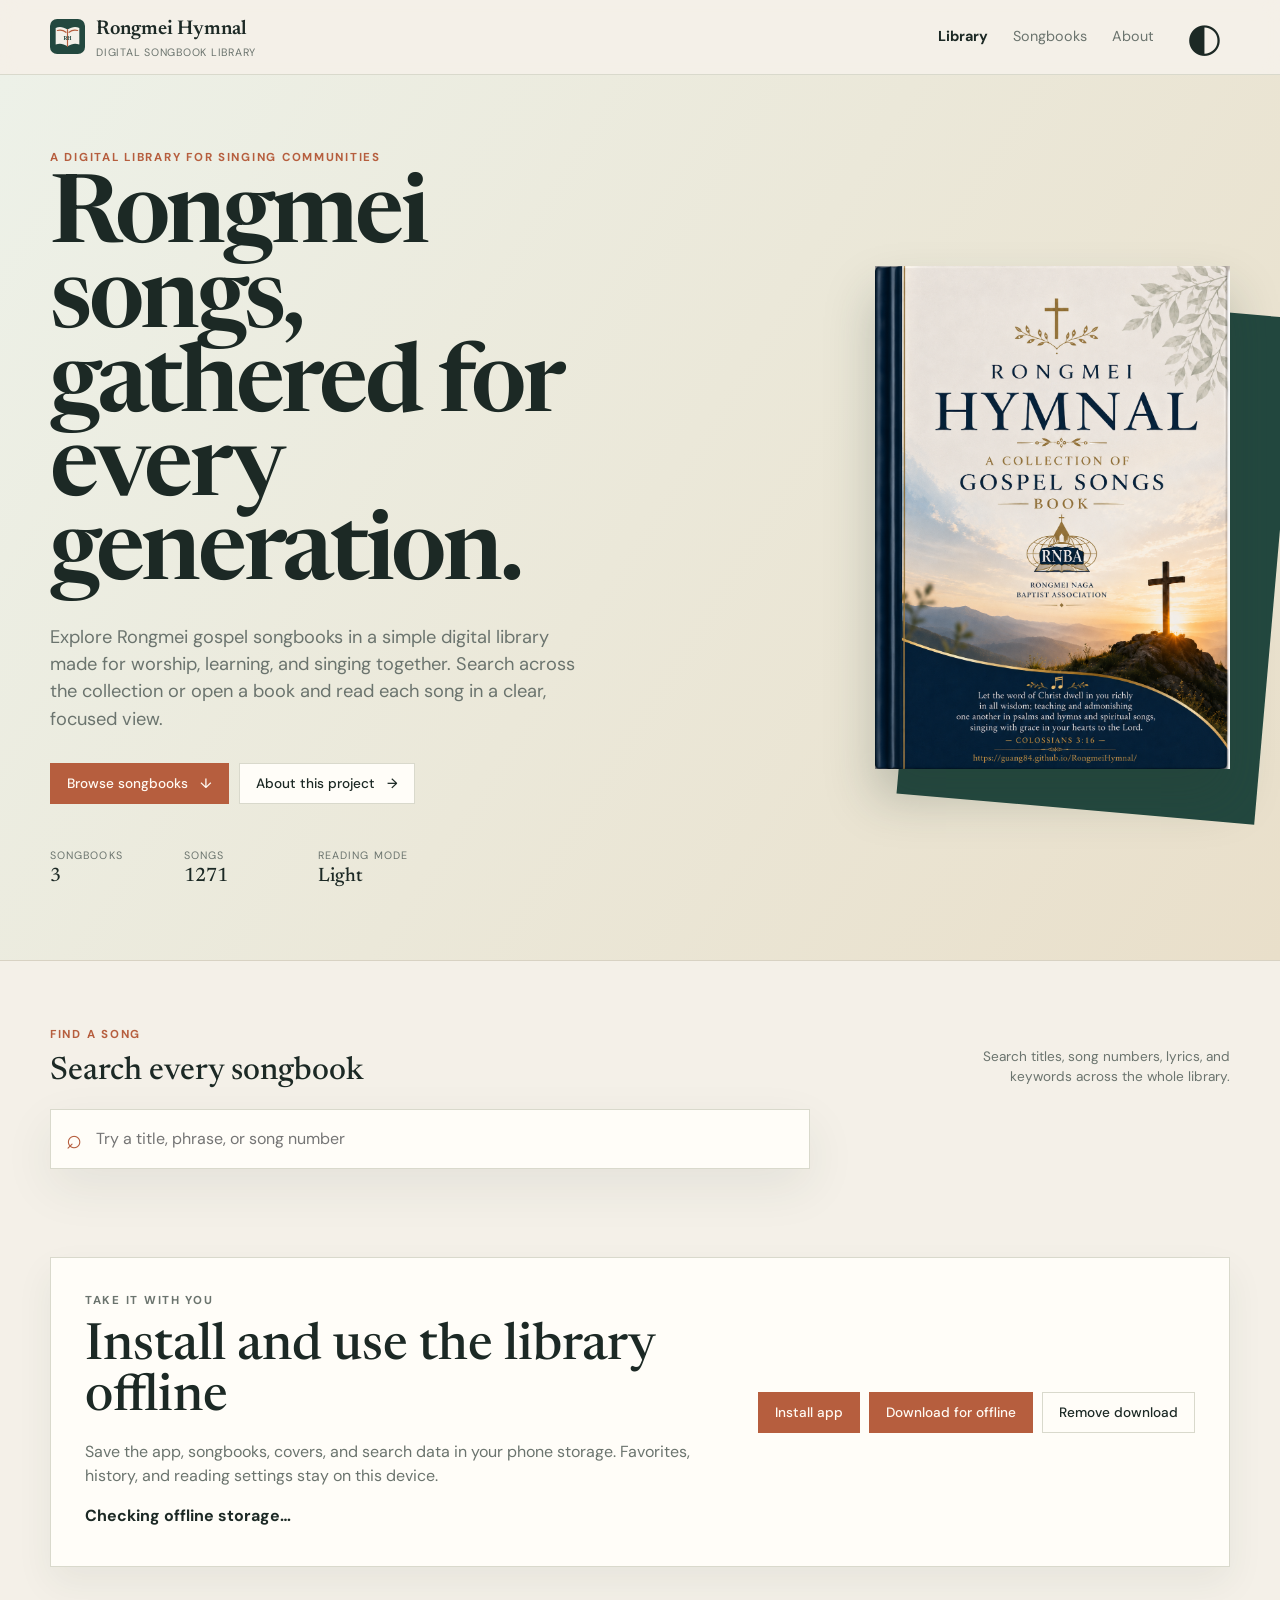
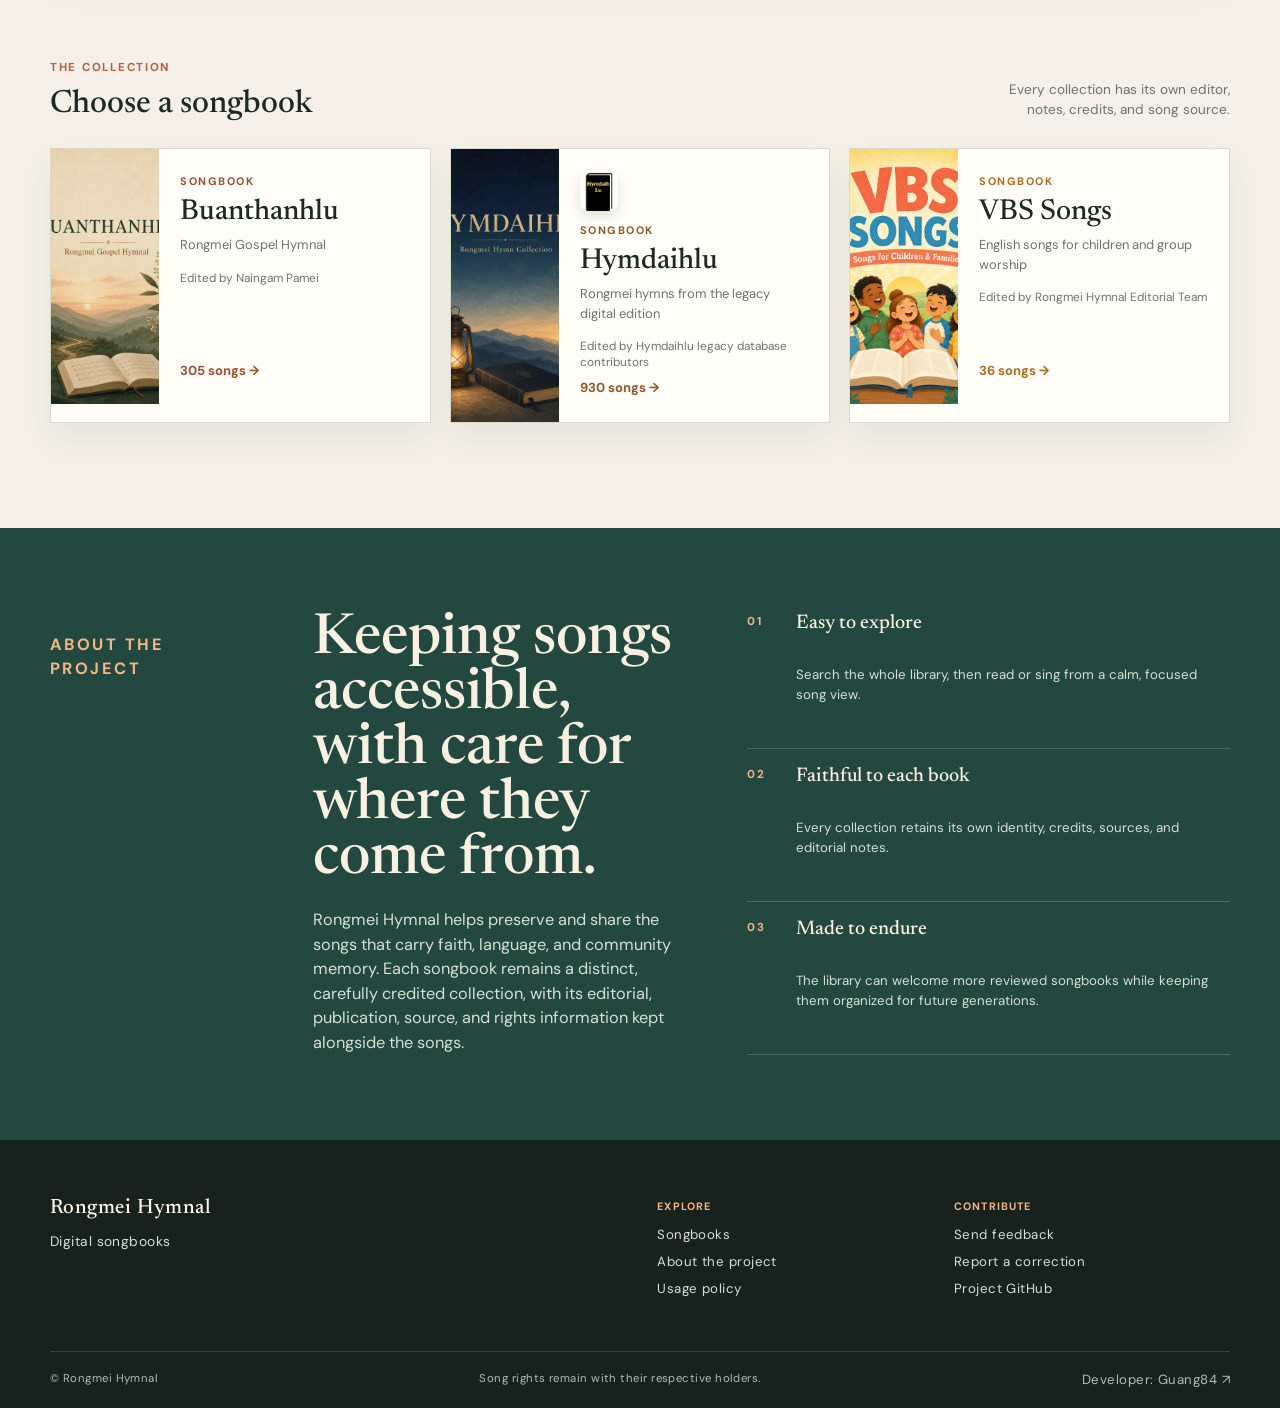
<file: index.html>
<!doctype html>
<html lang="en">
<head>
  <meta charset="utf-8"><meta name="viewport" content="width=device-width, initial-scale=1">
  <meta name="theme-color" content="#f4f0e8"><meta name="description" content="Explore Rongmei gospel songbooks for worship, learning, and singing together.">
  <link rel="manifest" href="manifest.webmanifest"><link rel="icon" href="assets/icons/icon.svg" type="image/svg+xml"><link rel="stylesheet" href="css/main.css">
  <title>Rongmei Hymnal</title>
</head>
<body data-page="home">
  <a class="skip-link" href="#main-content">Skip to main content</a>
  <header class="site-header"><div class="shell header-inner"><a class="brand" href="index.html"><span class="brand-mark brand-mark-image"><img src="assets/icons/icon.svg" alt=""></span><span><strong data-library-name>Rongmei Hymnal</strong><small>Digital songbook library</small></span></a><nav aria-label="Primary"><a aria-current="page" href="index.html">Library</a><a href="#songbooks">Songbooks</a><a href="#about">About</a><button class="icon-button" data-theme-toggle type="button" aria-label="Toggle theme">◐</button></nav></div></header>
  <main id="main-content" tabindex="-1">
    <section class="library-hero-v2"><div class="shell library-hero-inner"><div class="library-hero-copy"><p class="eyebrow" data-library-eyebrow>A digital library for singing communities</p><h1 data-library-title>Rongmei songs, gathered for every generation.</h1><p class="lede" data-library-intro>Explore Rongmei gospel songbooks in a simple digital library made for worship, learning, and singing together. Search across the collection or open a book and read each song in a clear, focused view.</p><div class="library-actions"><a class="button button-accent" href="#songbooks">Browse songbooks <span>↓</span></a><a class="button button-quiet" href="#about">About this project <span>→</span></a></div><dl class="library-stats"><div><dt>Songbooks</dt><dd data-book-count>—</dd></div><div><dt>Songs</dt><dd data-total-song-count>—</dd></div><div><dt>Reading mode</dt><dd>Light</dd></div></dl></div><figure class="library-hero-image"><img data-library-image src="assets/Rongmei Gospel song books.png" alt="Rongmei Hymnal library artwork"></figure></div></section>
    <section class="shell library-search" aria-labelledby="library-search-heading"><div class="section-heading"><div><p class="eyebrow">Find a song</p><h2 id="library-search-heading">Search every songbook</h2></div><p class="catalog-note">Search titles, song numbers, lyrics, and keywords across the whole library.</p></div><form class="search-form library-search-form" role="search"><label class="sr-only" for="library-search">Search all songbooks</label><span class="search-icon">⌕</span><input autocomplete="off" data-library-search-input id="library-search" placeholder="Try a title, phrase, or song number" type="search"><button aria-label="Clear library search" class="clear-button" data-library-clear-search hidden type="button">×</button></form><div class="search-status" data-library-search-status aria-live="polite"></div><div class="library-search-results" data-library-search-results aria-live="polite"></div></section>
    <section class="shell offline-library" data-offline-panel aria-labelledby="offline-heading"><div><p class="eyebrow">Take it with you</p><h2 id="offline-heading">Install and use the library offline</h2><p>Save the app, songbooks, covers, and search data in your phone storage. Favorites, history, and reading settings stay on this device.</p><p class="offline-status" data-offline-status aria-live="polite">Checking offline storage…</p><p class="storage-estimate" data-storage-estimate></p><progress data-offline-progress hidden aria-label="Offline download progress"></progress></div><div class="offline-actions"><button class="button button-accent" data-install-app hidden type="button">Install app</button><button class="button button-accent" data-download-offline type="button">Download for offline</button><button class="button button-quiet" data-remove-offline hidden type="button">Remove download</button></div></section>
    <section class="shell songbooks-home" id="songbooks" aria-labelledby="songbooks-heading"><div class="section-heading book-gallery-heading"><div><p class="eyebrow">The collection</p><h2 id="songbooks-heading">Choose a songbook</h2></div><p class="catalog-note">Every collection has its own editor, notes, credits, and song source.</p></div><div class="book-list book-gallery" data-book-list><p class="loading-state">Loading songbooks…</p></div></section>
    <section class="library-about" id="about"><div class="shell library-about-grid"><p class="eyebrow">About the project</p><div><h2>Keeping songs accessible, with care for where they come from.</h2><p data-library-about>Rongmei Hymnal helps preserve and share the songs that carry faith, language, and community memory. Each songbook remains a distinct, carefully credited collection, with its editorial, publication, source, and rights information kept alongside the songs.</p></div><div class="library-principles"><div><span>01</span><strong>Easy to explore</strong><p>Search the whole library, then read or sing from a calm, focused song view.</p></div><div><span>02</span><strong>Faithful to each book</strong><p>Every collection retains its own identity, credits, sources, and editorial notes.</p></div><div><span>03</span><strong>Made to endure</strong><p>The library can welcome more reviewed songbooks while keeping them organized for future generations.</p></div></div></div></section>
  </main>
  <footer class="site-footer library-footer">
    <div class="shell library-footer-grid">
      <div>
        <span class="footer-kicker" data-library-name>Rongmei Hymnal

        </span>
        <p>Digital songbooks</p>
      </div><div><strong>Explore</strong><a href="#songbooks">Songbooks</a>
        <a href="#about">About the project</a>
        <a href="policy.html">Usage policy</a>
      </div>
      <div>
        <strong>Contribute</strong>
        <a data-feedback href="mailto:guang.social.verse@gmail.com">Send feedback</a>
        <a data-correction href="https://github.com/Guang84/RongmeiHymnal/issues/new?labels=correction">Report a correction</a>
        <a data-profile-link href="https://github.com/Guang84/RongmeiHymnal">Project GitHub</a>
      </div></div><div class="shell footer-bottom"><span>© <span data-library-name>Guang84 Rongmei Hymnal</span></span><span>Song rights remain with their respective holders.</span><a href="https://github.com/Guang84" target="_blank" rel="noopener noreferrer">Developer: Guang84 ↗</a></div></footer>
  <dialog data-settings-dialog><form class="settings-panel" method="dialog"><div class="dialog-heading"><div><p class="eyebrow">Personalize</p><h2>Reading settings</h2></div><button class="icon-button" aria-label="Close settings" value="cancel">×</button></div><label>Font size <output data-font-output>18px</output><input data-font-setting max="26" min="16" type="range" value="18"></label><label>Line spacing <select data-spacing-setting><option value="normal">Normal</option><option value="relaxed">Relaxed</option><option value="large">Large</option></select></label><label>Reading width <select data-width-setting><option value="narrow">Narrow</option><option value="normal">Normal</option><option value="wide">Wide</option></select></label><label>Theme <select data-theme-setting><option value="light">Light (default)</option><option value="dark">Dark</option></select></label><label>Reading ink <select data-tone-setting><option value="forest">Forest ink</option><option value="sepia">Warm sepia</option></select></label></form></dialog>
  <div class="update-banner" data-update hidden role="status">A newer version is available.<button type="button">Refresh</button></div><div class="toast" data-toast role="status" aria-live="polite"></div><script type="module" src="js/app.js"></script>
</body>
</html>
</file>
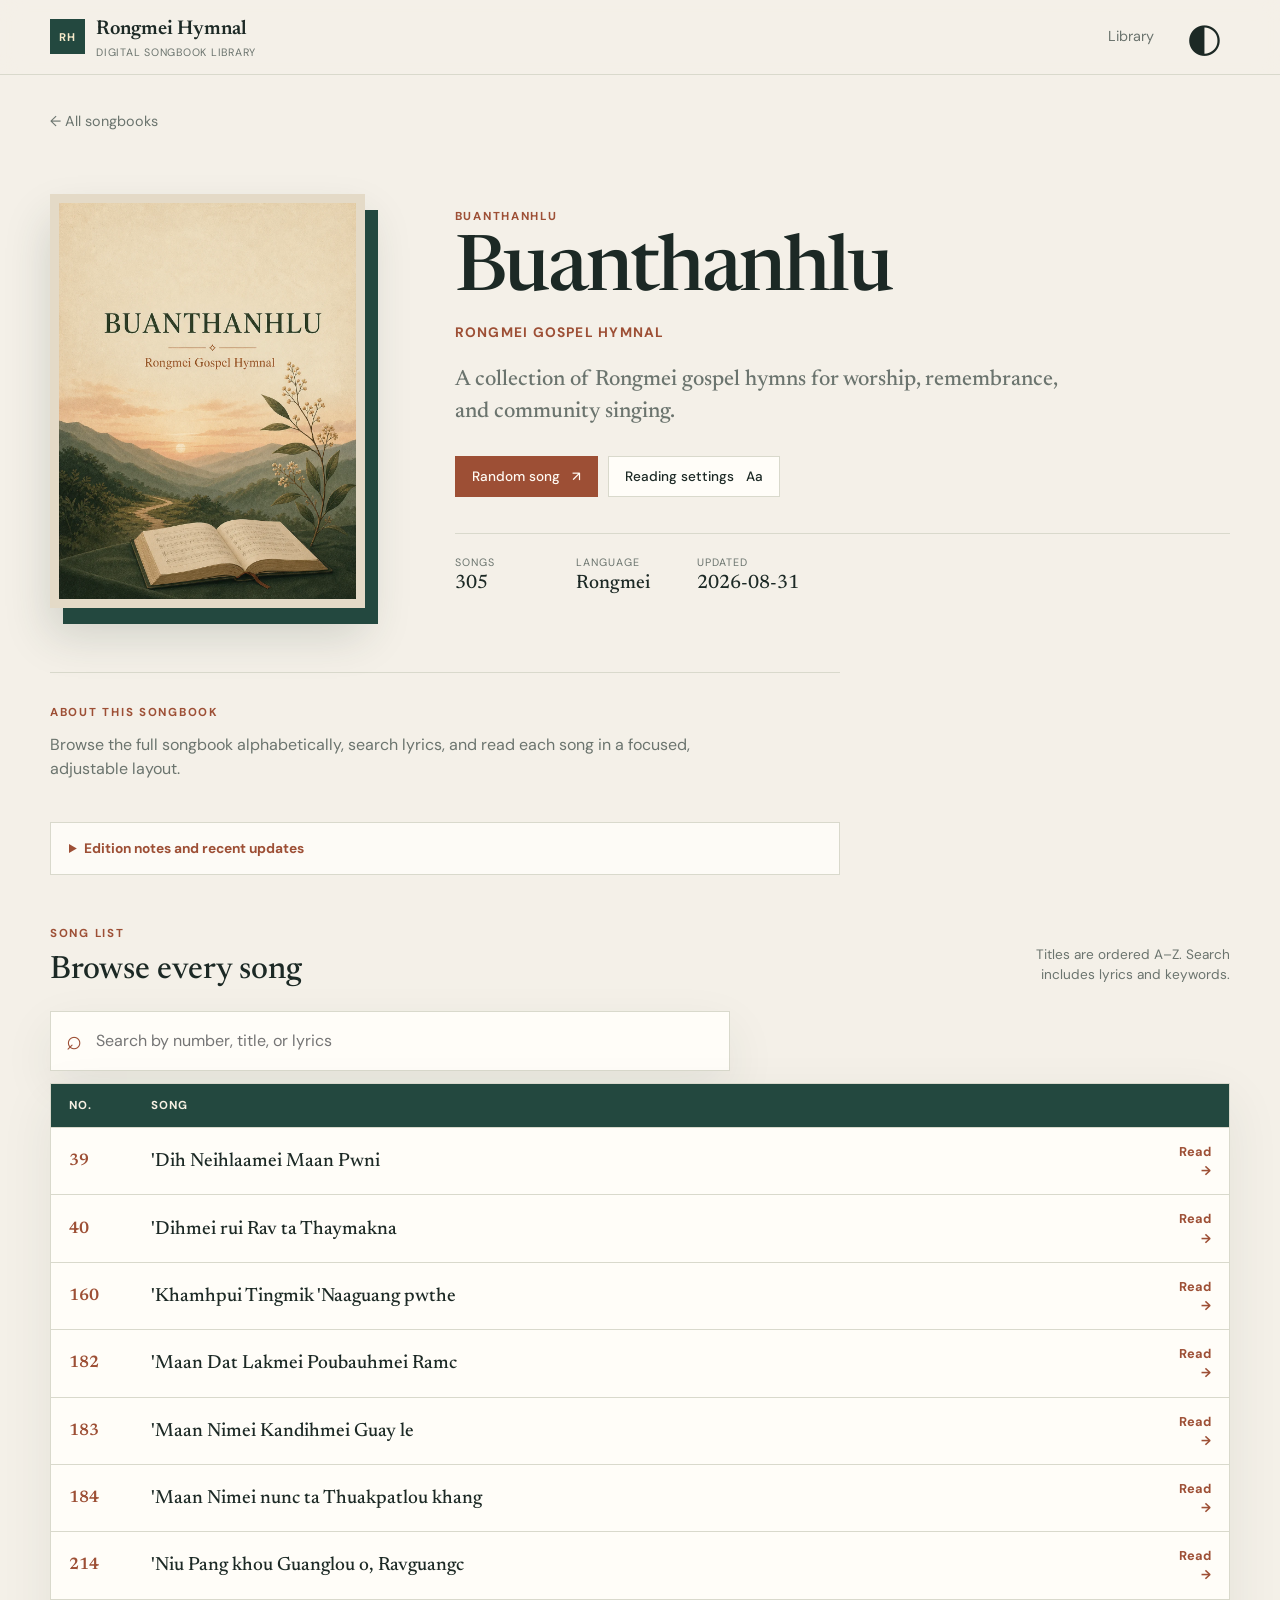
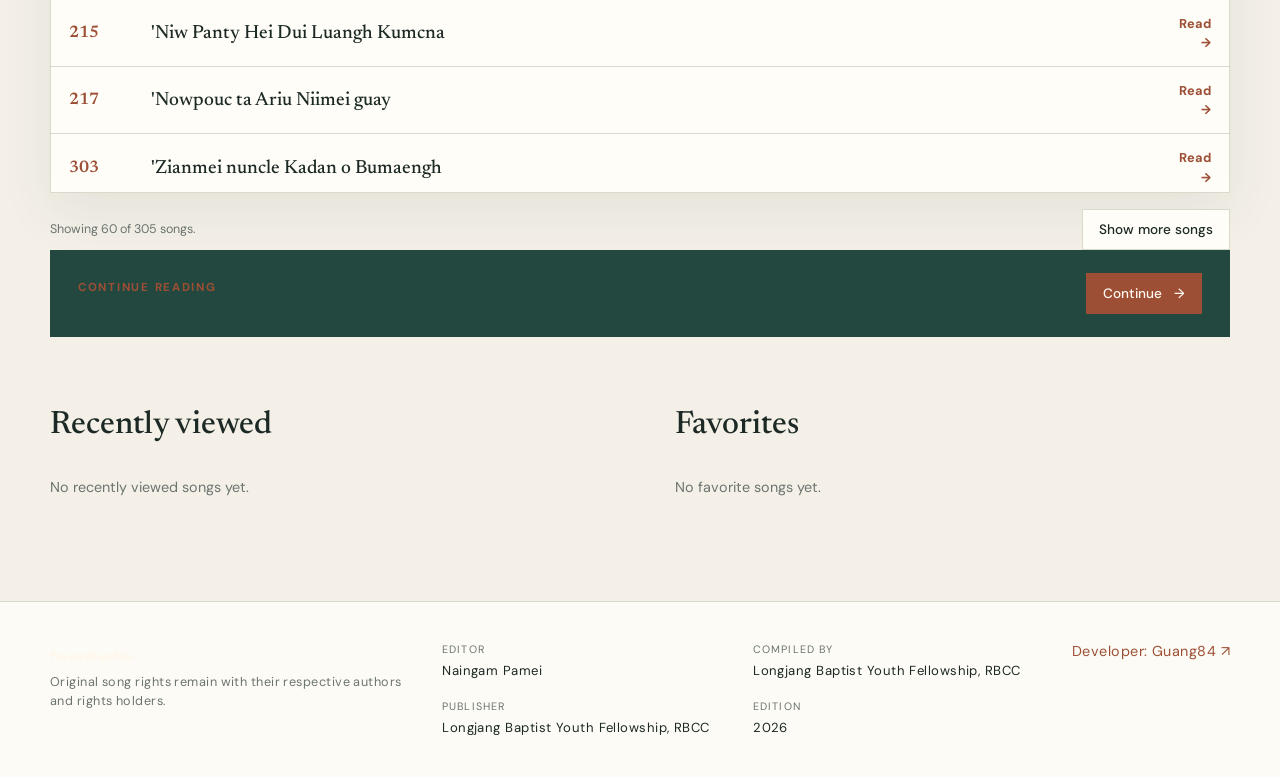
<file: book.html>
<!doctype html>
<html lang="en">
<head>
  <meta charset="utf-8"><meta name="viewport" content="width=device-width, initial-scale=1"><meta name="theme-color" content="#f4f0e8"><meta name="description" content="Read a songbook from Rongmei Hymnal.">
  <link rel="manifest" href="manifest.webmanifest"><link rel="icon" href="assets/icons/icon.svg" type="image/svg+xml"><link rel="stylesheet" href="css/main.css"><title>Songbook | Rongmei Hymnal</title>
</head>
<body data-page="book">
  <a class="skip-link" href="#main-content">Skip to main content</a>
  <header class="site-header"><div class="shell header-inner"><a class="brand" href="index.html"><span class="brand-mark">RH</span><span><strong>Rongmei Hymnal</strong><small>Digital songbook library</small></span></a><nav aria-label="Primary"><a href="index.html">Library</a><button class="icon-button" data-theme-toggle type="button" aria-label="Toggle theme">◐</button></nav></div></header>
  <main class="shell book-main" id="main-content" tabindex="-1">
    <a class="text-link book-back-link" href="index.html">← All songbooks</a>
    <section class="book-intro"><figure class="book-page-cover"><img data-active-cover src="assets/Rongmei Gospel song books.png" alt="Songbook cover"></figure><div class="book-intro-copy"><p class="eyebrow" data-active-book-name>Songbook</p><h1 data-active-book-title>Loading songbook…</h1><p class="book-subtitle" data-active-book-subtitle></p><p class="book-summary" data-active-book-summary></p><div class="book-intro-actions"><a class="button button-accent" data-random-link href="#">Random song <span>↗</span></a><button class="button button-quiet" data-open-settings type="button">Reading settings <span>Aa</span></button></div><dl class="book-detail-facts"><div><dt>Songs</dt><dd data-active-song-count>—</dd></div><div><dt>Language</dt><dd data-active-book-language>—</dd></div><div><dt>Updated</dt><dd data-active-book-updated>—</dd></div></dl></div></section>
    <section class="book-description"><p class="eyebrow">About this songbook</p><p data-active-book-description></p></section>
    <details class="book-changelog" data-book-changelog hidden><summary>Edition notes and recent updates</summary><ul data-book-changelog-list></ul></details>
    <section class="song-catalog" aria-labelledby="song-table-heading"><div class="section-heading selected-book-heading"><div><p class="eyebrow">Song list</p><h2 id="song-table-heading">Browse every song</h2></div><p class="catalog-note">Titles are ordered A–Z. Search includes lyrics and keywords.</p></div><form class="search-form" data-search-form role="search"><label class="sr-only" for="song-search">Search this songbook</label><span class="search-icon">⌕</span><input autocomplete="off" data-search-input id="song-search" placeholder="Search by number, title, or lyrics" type="search"><button aria-label="Clear search" class="clear-button" data-clear-search hidden type="button">×</button></form><div class="search-status" data-search-status aria-live="polite"></div><div class="table-wrap" tabindex="0"><table class="hymn-table"><caption class="sr-only">Songs ordered alphabetically by title</caption><thead><tr><th scope="col">No.</th><th scope="col">Song</th><th scope="col"><span class="sr-only">Open</span></th></tr></thead><tbody data-song-table><tr><td class="loading-state" colspan="3">Loading songs…</td></tr></tbody></table></div><div class="catalog-pagination"><p data-catalog-page-status aria-live="polite"></p><button class="button button-quiet" data-load-more type="button">Show more songs</button></div></section>
    <section class="continue-strip" data-continue-section hidden><div><p class="eyebrow">Continue reading</p><h2 data-continue-title></h2></div><a class="button button-accent" data-continue-link href="#">Continue <span>→</span></a></section>
    <div class="home-columns book-personal-lists"><section class="list-section"><div class="section-heading"><h2>Recently viewed</h2></div><div class="mini-list" data-history-list><p class="empty-state">No recently viewed songs in this book yet.</p></div></section><section class="list-section"><div class="section-heading"><h2>Favorites</h2></div><div class="mini-list" data-favorites-list><p class="empty-state">No favorite songs in this book yet.</p></div></section></div>
  </main>
  <footer class="site-footer book-footer"><div class="shell book-footer-grid"><div><p class="footer-kicker" data-book-footer-title>Songbook</p><p data-book-rights></p></div><dl><div><dt>Editor</dt><dd data-book-editor>—</dd></div><div><dt>Compiled by</dt><dd data-book-compiler>—</dd></div><div><dt>Publisher</dt><dd data-book-publisher>—</dd></div><div><dt>Edition</dt><dd data-book-year>—</dd></div></dl><div class="book-footer-links"><a class="text-link" data-book-source hidden target="_blank" rel="noopener noreferrer">Song source ↗</a><a class="text-link" href="https://github.com/Guang84" target="_blank" rel="noopener noreferrer">Developer: Guang84 ↗</a></div></div></footer>
  <dialog data-settings-dialog><form class="settings-panel" method="dialog"><div class="dialog-heading"><div><p class="eyebrow">Personalize</p><h2>Reading settings</h2></div><button class="icon-button" aria-label="Close settings" value="cancel">×</button></div><label>Font size <output data-font-output>18px</output><input data-font-setting max="26" min="16" type="range" value="18"></label><label>Line spacing <select data-spacing-setting><option value="normal">Normal</option><option value="relaxed">Relaxed</option><option value="large">Large</option></select></label><label>Reading width <select data-width-setting><option value="narrow">Narrow</option><option value="normal">Normal</option><option value="wide">Wide</option></select></label><label>Theme <select data-theme-setting><option value="light">Light (default)</option><option value="dark">Dark</option></select></label><label>Reading ink <select data-tone-setting><option value="forest">Forest ink</option><option value="sepia">Warm sepia</option></select></label></form></dialog><div class="update-banner" data-update hidden role="status">A newer version is available.<button type="button">Refresh</button></div><div class="toast" data-toast role="status" aria-live="polite"></div><script type="module" src="js/app.js"></script>
</body>
</html>
</file>
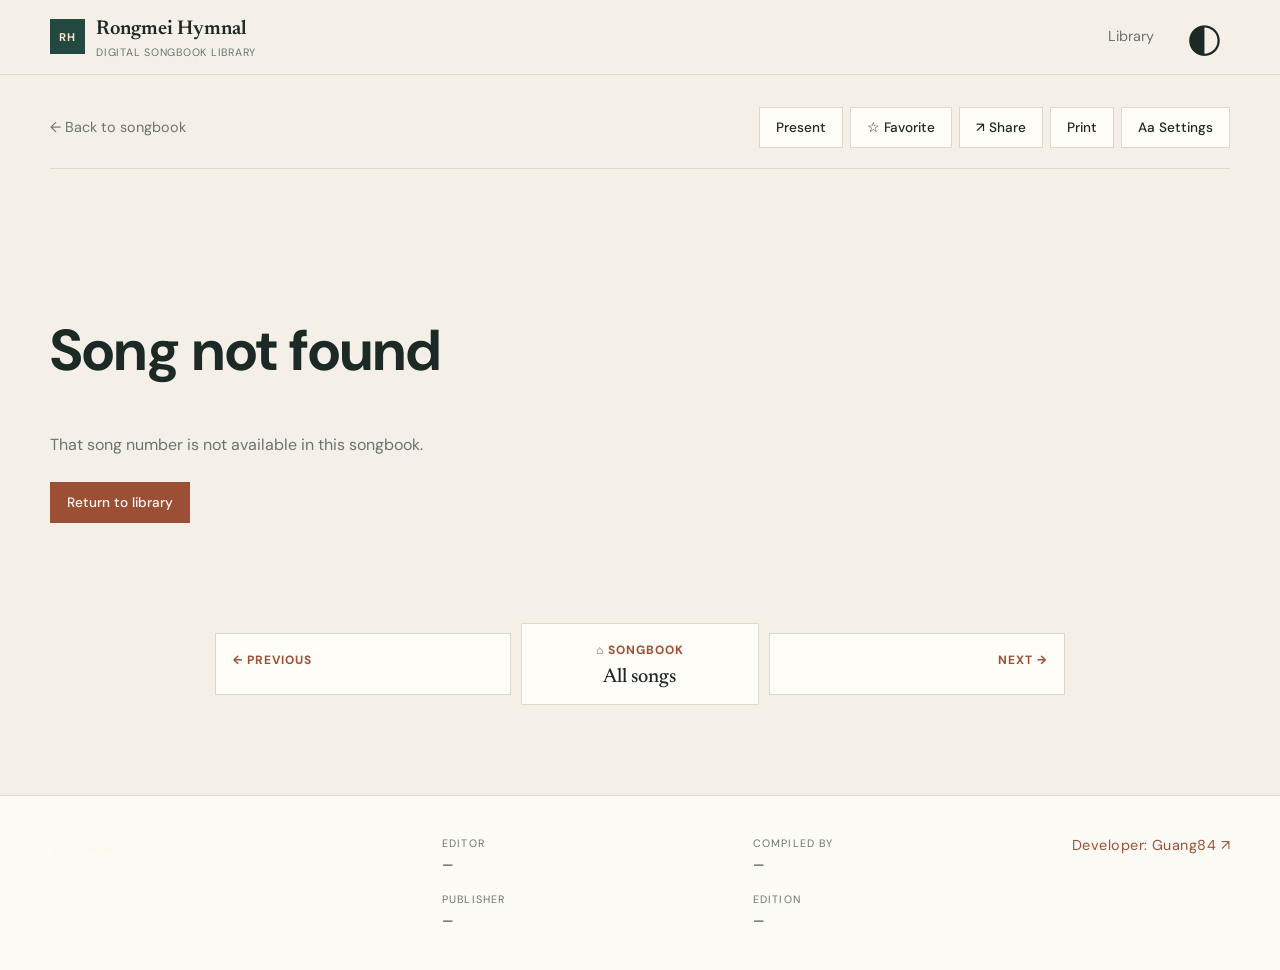
<file: hymn.html>
<!doctype html>
<html lang="en">
<head><meta charset="utf-8"><meta name="viewport" content="width=device-width, initial-scale=1"><meta name="theme-color" content="#f4f0e8"><meta name="description" content="Read songs from Rongmei Hymnal."><link rel="manifest" href="manifest.webmanifest"><link rel="icon" href="assets/icons/icon.svg" type="image/svg+xml"><link rel="stylesheet" href="css/main.css"><title>Song | Rongmei Hymnal</title></head>
<body data-page="reader">
  <a class="skip-link" href="#main-content">Skip to song</a>
  <button class="presentation-exit" data-presentation-exit aria-hidden="true" type="button">Exit presentation</button>
  <header class="site-header"><div class="shell header-inner"><a class="brand" href="index.html"><span class="brand-mark">RH</span><span><strong>Rongmei Hymnal</strong><small>Digital songbook library</small></span></a><nav aria-label="Primary"><a href="index.html">Library</a><button class="icon-button" data-theme-toggle type="button" aria-label="Toggle theme">◐</button></nav></div></header>
  <main class="shell reader-main" id="main-content" tabindex="-1"><div class="reader-toolbar"><a class="text-link" data-reader-back href="book.html">← Back to songbook</a><div class="reader-actions"><button class="button button-quiet" data-presentation-button aria-pressed="false" type="button">Present</button><button class="button button-quiet" data-favorite-button type="button">☆ Favorite</button><button class="button button-quiet" data-share-button type="button">↗ Share</button><button class="button button-quiet" data-print-button type="button">Print</button><button class="button button-quiet" data-open-settings type="button">Aa Settings</button></div></div><div class="error-state" data-reader-error hidden><h1>Song not found</h1><p>That song number is not available in this songbook.</p><a class="button button-accent" href="index.html">Return to library</a></div><article class="reader" data-reader hidden><header class="reader-heading"><p class="reader-book-label" data-reader-book></p><p class="hymn-number" data-reader-number></p><h1 data-reader-title></h1><p class="verification-note" data-verification></p></header><nav class="song-outline" data-song-outline aria-label="Song sections" hidden></nav><div class="lyrics" data-lyrics></div></article><nav class="reader-nav" data-reader-nav hidden aria-label="Song navigation"><a class="nav-card" data-previous href="#"><span>← Previous</span><strong data-previous-label></strong></a><a class="nav-card nav-home" data-book-home href="book.html"><span>⌂ Songbook</span><strong>All songs</strong></a><a class="nav-card nav-next" data-next href="#"><span>Next →</span><strong data-next-label></strong></a></nav></main>
  <footer class="site-footer book-footer"><div class="shell book-footer-grid"><div><p class="footer-kicker" data-book-footer-title>Songbook</p><p data-book-rights></p></div><dl><div><dt>Editor</dt><dd data-book-editor>—</dd></div><div><dt>Compiled by</dt><dd data-book-compiler>—</dd></div><div><dt>Publisher</dt><dd data-book-publisher>—</dd></div><div><dt>Edition</dt><dd data-book-year>—</dd></div></dl><div class="book-footer-links"><a class="text-link" data-book-source hidden target="_blank" rel="noopener noreferrer">Song source ↗</a><a class="text-link" href="https://github.com/Guang84" target="_blank" rel="noopener noreferrer">Developer: Guang84 ↗</a></div></div></footer>
  <dialog data-settings-dialog><form class="settings-panel" method="dialog"><div class="dialog-heading"><div><p class="eyebrow">Personalize</p><h2>Reading settings</h2></div><button class="icon-button" aria-label="Close settings" value="cancel">×</button></div><label>Font size <output data-font-output>18px</output><input data-font-setting max="26" min="16" type="range" value="18"></label><label>Line spacing <select data-spacing-setting><option value="normal">Normal</option><option value="relaxed">Relaxed</option><option value="large">Large</option></select></label><label>Reading width <select data-width-setting><option value="narrow">Narrow</option><option value="normal">Normal</option><option value="wide">Wide</option></select></label><label>Theme <select data-theme-setting><option value="light">Light (default)</option><option value="dark">Dark</option></select></label><label>Reading ink <select data-tone-setting><option value="forest">Forest ink</option><option value="sepia">Warm sepia</option></select></label></form></dialog><div class="update-banner" data-update hidden role="status">A newer version is available.<button type="button">Refresh</button></div><div class="toast" data-toast role="status" aria-live="polite"></div><script type="module" src="js/app.js"></script>
</body>
</html>
</file>
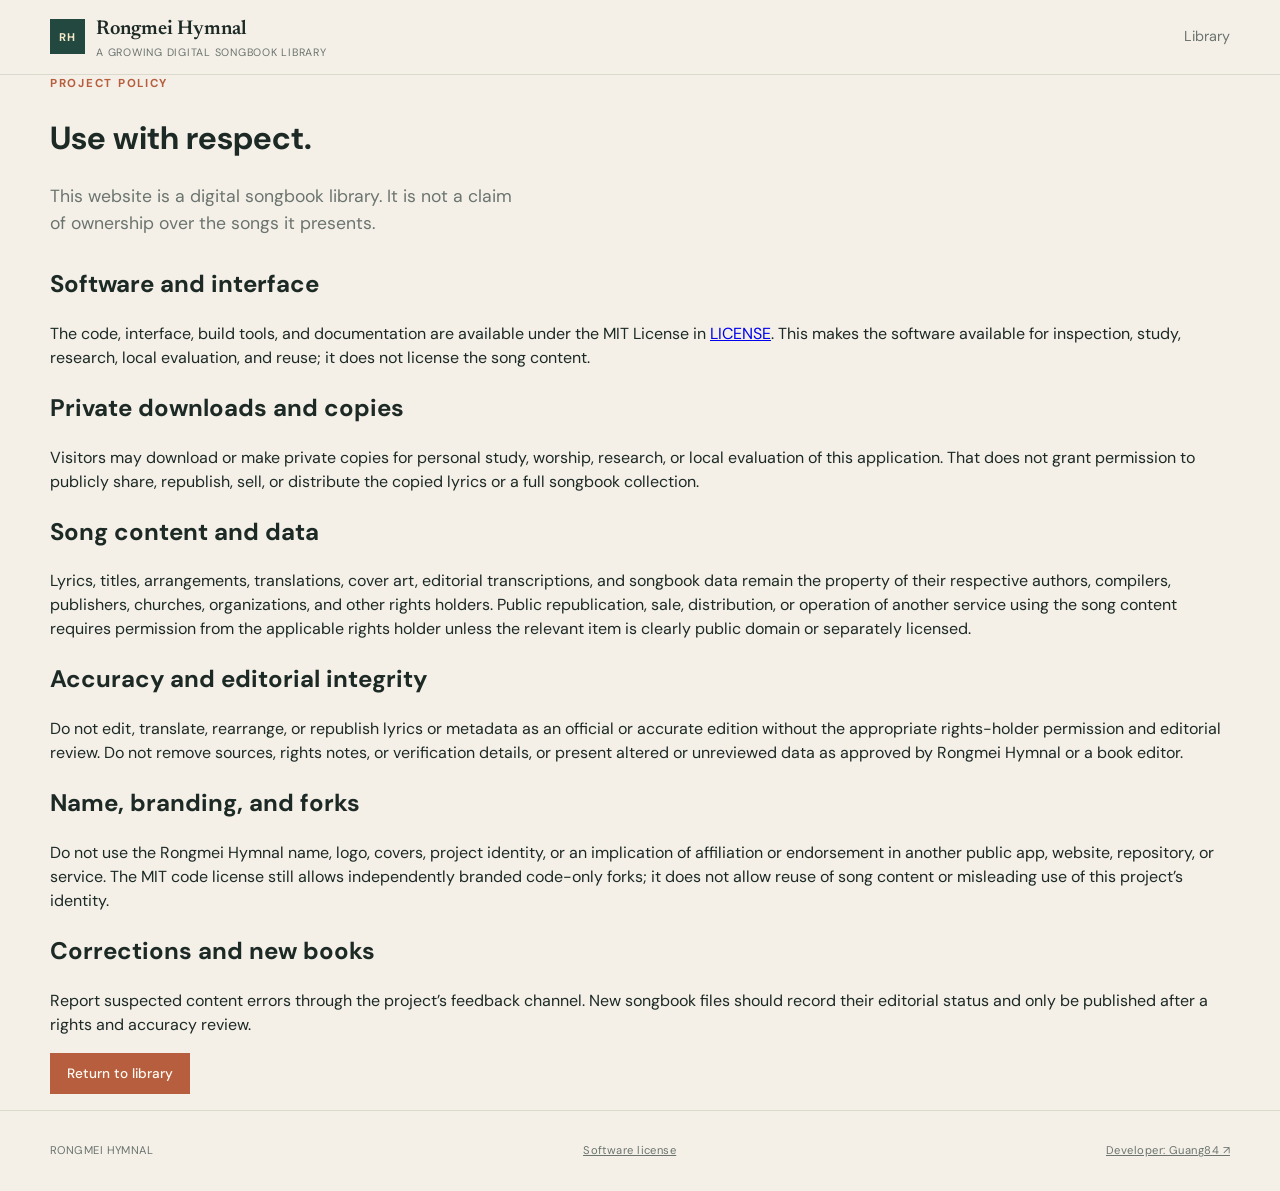
<file: policy.html>
<!doctype html>
<html lang="en">
<head>
  <meta charset="utf-8"><meta name="viewport" content="width=device-width, initial-scale=1">
  <meta name="theme-color" content="#f4f0e8"><link rel="icon" href="assets/icons/icon.svg" type="image/svg+xml"><link rel="stylesheet" href="css/main.css">
  <title>Usage Policy | Rongmei Hymnal</title>
</head>
<body>
  <a class="skip-link" href="#main-content">Skip to main content</a>
  <header class="site-header"><div class="shell header-inner"><a class="brand" href="index.html"><span class="brand-mark">RH</span><span><strong>Rongmei Hymnal</strong><small>A growing digital songbook library</small></span></a><nav aria-label="Primary"><a href="index.html">Library</a></nav></div></header>
  <main class="shell policy-page" id="main-content" tabindex="-1">
    <p class="eyebrow">Project policy</p><h1>Use with respect.</h1>
    <p class="lede">This website is a digital songbook library. It is not a claim of ownership over the songs it presents.</p>
    <section class="policy-copy">
      <h2>Software and interface</h2><p>The code, interface, build tools, and documentation are available under the MIT License in <a href="LICENSE">LICENSE</a>. This makes the software available for inspection, study, research, local evaluation, and reuse; it does not license the song content.</p>
      <h2>Private downloads and copies</h2><p>Visitors may download or make private copies for personal study, worship, research, or local evaluation of this application. That does not grant permission to publicly share, republish, sell, or distribute the copied lyrics or a full songbook collection.</p>
      <h2>Song content and data</h2><p>Lyrics, titles, arrangements, translations, cover art, editorial transcriptions, and songbook data remain the property of their respective authors, compilers, publishers, churches, organizations, and other rights holders. Public republication, sale, distribution, or operation of another service using the song content requires permission from the applicable rights holder unless the relevant item is clearly public domain or separately licensed.</p>
      <h2>Accuracy and editorial integrity</h2><p>Do not edit, translate, rearrange, or republish lyrics or metadata as an official or accurate edition without the appropriate rights-holder permission and editorial review. Do not remove sources, rights notes, or verification details, or present altered or unreviewed data as approved by Rongmei Hymnal or a book editor.</p>
      <h2>Name, branding, and forks</h2><p>Do not use the Rongmei Hymnal name, logo, covers, project identity, or an implication of affiliation or endorsement in another public app, website, repository, or service. The MIT code license still allows independently branded code-only forks; it does not allow reuse of song content or misleading use of this project’s identity.</p>
      <h2>Corrections and new books</h2><p>Report suspected content errors through the project’s feedback channel. New songbook files should record their editorial status and only be published after a rights and accuracy review.</p>
      <p><a class="button button-accent" href="index.html">Return to library</a></p>
    </section>
  </main>
  <footer class="site-footer"><div class="shell footer-inner"><span>RONGMEI HYMNAL</span><a href="LICENSE">Software license</a><a href="https://github.com/Guang84" target="_blank" rel="noopener noreferrer">Developer: Guang84 ↗</a></div></footer>
</body>
</html>
</file>
<file: css/main.css>
@import url('https://fonts.googleapis.com/css2?family=DM+Sans:wght@400;500;700&family=Newsreader:opsz,wght@6..72,400;6..72,500;6..72,600&display=swap');

:root {
  --bg: #f4f0e8;
  --surface: #fffdf8;
  --ink: #1c2925;
  --muted: #6b746e;
  --line: #d9d9cc;
  --accent: #b65e3e;
  --accent-ink: #fffaf3;
  --green: #23483f;
  --reader: #fffdf8;
  --shadow: 0 18px 50px #263d3214;
  color-scheme: light
}

* {
  box-sizing: border-box
}

html {
  scroll-behavior: smooth
}

body {
  margin: 0;
  background: var(--bg);
  color: var(--ink);
  font-family: 'DM Sans', sans-serif;
  line-height: 1.5
}

body:before {
  content: "";
  position: fixed;
  inset: 0;
  pointer-events: none;
  opacity: .3;
  background-image: radial-gradient(#c9bda955 .7px, transparent .7px);
  background-size: 20px 20px;
  z-index: -1
}

body.dark {
  --bg: #17221f;
  --surface: #22312d;
  --ink: #f1eee4;
  --muted: #aab6ae;
  --line: #40514a;
  --reader: #1e2c28;
  --green: #9fc5b6;
  --accent: #dc8061;
  --accent-ink: #1b221f;
  color-scheme: dark
}

.shell {
  width: min(1180px, calc(100% - 40px));
  margin: auto
}

.site-header {
  border-bottom: 1px solid var(--line);
  background: color-mix(in srgb, var(--bg) 88%, transparent);
  backdrop-filter: blur(12px);
  position: sticky;
  top: 0;
  z-index: 5
}

.header-inner,
.footer-inner {
  display: flex;
  align-items: center;
  justify-content: space-between;
  min-height: 74px
}

.brand {
  display: flex;
  align-items: center;
  gap: 11px;
  color: var(--ink);
  text-decoration: none
}

.brand strong {
  display: block;
  font-family: Newsreader, serif;
  font-size: 1.25rem;
  font-weight: 600
}

.brand small {
  display: block;
  color: var(--muted);
  font-size: .67rem;
  letter-spacing: .07em;
  text-transform: uppercase
}

.brand-mark {
  display: grid;
  place-items: center;
  width: 35px;
  height: 35px;
  background: var(--green);
  color: #f5e9c9;
  font-size: .7rem;
  font-weight: 700;
  letter-spacing: .05em
}

.brand-mark-image {
  overflow: hidden;
  background: transparent
}

.brand-mark-image img {
  display: block;
  width: 100%;
  height: 100%;
  object-fit: cover
}

nav {
  display: flex;
  align-items: center;
  gap: 25px
}

nav a,
.text-link {
  color: var(--muted);
  text-decoration: none;
  font-size: .9rem
}

nav a:hover,
.text-link:hover {
  color: var(--accent)
}

nav a[aria-current=page] {
  color: var(--ink);
  font-weight: 700
}

.icon-button {
  border: 0;
  background: none;
  color: var(--ink);
  font-size: 2.5rem;
  cursor: pointer;
  padding: 8px
}

.home-main {
  padding: 68px 0 90px
}

.book-hero {
  display: grid;
  grid-template-columns: minmax(190px, 255px) minmax(0, 1fr);
  align-items: center;
  gap: clamp(32px, 7vw, 90px);
  padding-bottom: 68px
}

.book-cover-frame {
  background: #e6dbc5;
  padding: 10px;
  box-shadow: 14px 16px 0 #23483f, 0 24px 40px #263d3233
}

.book-cover-frame img {
  display: block;
  width: 100%;
  aspect-ratio: 635 / 900;
  object-fit: cover
}

.intro {
  max-width: 730px;
}

.eyebrow {
  margin: 0 0 12px;
  color: var(--accent);
  font-size: .72rem;
  font-weight: 700;
  letter-spacing: .15em;
  text-transform: uppercase
}

.intro h1,
.error-page h1 {
  font: 600 clamp(3rem, 7vw, 5.7rem)/.95 Newsreader, serif;
  letter-spacing: 0;
  margin: 0 0 20px
}

.lede {
  color: var(--muted);
  font-size: 1.1rem;
  max-width: 480px;
  margin: 0 0 30px
}

.book-facts {
  display: flex;
  flex-wrap: wrap;
  gap: 26px;
  margin: 28px 0 0
}

.book-facts div { min-width: 90px }
.book-facts dt { color: var(--muted); font-size: .7rem; letter-spacing: .09em; text-transform: uppercase }
.book-facts dd { margin: 3px 0 0; font: 500 1.15rem Newsreader, serif }

.search-form {
  height: 60px;
  display: flex;
  align-items: center;
  gap: 12px;
  padding: 0 15px;
  background: var(--surface);
  border: 1px solid var(--line);
  box-shadow: var(--shadow);
  max-width: 680px
}

.search-icon {
  font-size: 1.7rem;
  color: var(--accent)
}

.search-form input {
  border: 0;
  outline: 0;
  background: none;
  color: var(--ink);
  font: inherit;
  width: 100%;
  font-size: 1rem
}

.clear-button {
  border: 0;
  background: none;
  color: var(--muted);
  font-size: 1.5rem;
  cursor: pointer
}

.quick-actions {
  display: flex;
  gap: 10px;
  flex-wrap: wrap;
  margin-top: 18px
}

.button {
  display: inline-flex;
  align-items: center;
  justify-content: center;
  gap: 12px;
  border: 1px solid transparent;
  padding: 11px 16px;
  color: var(--ink);
  text-decoration: none;
  font: 500 .85rem 'DM Sans', sans-serif;
  cursor: pointer
}

.button-accent {
  background: var(--accent);
  color: var(--accent-ink)
}

.button-quiet {
  border-color: var(--line);
  background: var(--surface)
}

.button:hover {
  filter: brightness(.96)
}

.search-status {
  color: var(--muted);
  font-size: .82rem;
  margin-top: 12px
}

.search-results {
  display: grid;
  gap: 6px;
  margin-top: 10px
}

.result-link {
  display: flex;
  gap: 14px;
  padding: 12px;
  background: var(--surface);
  border-bottom: 1px solid var(--line);
  color: var(--ink);
  text-decoration: none
}

.result-link strong {
  color: var(--accent);
  min-width: 35px
}

.result-link mark {
  background: #eecb9c;
  color: inherit
}

.continue-strip {
  display: flex;
  justify-content: space-between;
  align-items: center;
  background: var(--green);
  color: #f5eee1;
  padding: 23px 28px;
  margin-bottom: 70px
}

.continue-strip h2 {
  font: 500 1.8rem Newsreader, serif;
  margin: 0
}

.section-heading {
  display: flex;
  justify-content: space-between;
  align-items: end;
  margin-bottom: 22px
}

.section-heading h2 {
  font: 500 2rem Newsreader, serif;
  margin: 0
}

.count-pill {
  color: var(--muted);
  font-size: .8rem;
  border: 1px solid var(--line);
  padding: 6px 10px
}

.home-columns {
  display: grid;
  grid-template-columns: 1fr 1fr;
  gap: 70px;
  margin-top: 75px
}

.catalog-section { margin-top: 22px }
.catalog-heading { align-items: end }
.catalog-meta { display: flex; align-items: center; justify-content: end; gap: 12px }
.catalog-note { max-width: 250px; margin: 0; color: var(--muted); font-size: .85rem; text-align: right }
.table-wrap { max-height: 710px; overflow: auto; border: 1px solid var(--line); background: var(--surface); box-shadow: var(--shadow) }
.hymn-table { width: 100%; border-collapse: collapse; min-width: 470px }
.hymn-table th { position: sticky; top: 0; z-index: 1; padding: 13px 18px; background: var(--green); color: #f8f1e4; font-size: .72rem; letter-spacing: .1em; text-align: left; text-transform: uppercase }
.hymn-table td { border-top: 1px solid var(--line); padding: 14px 18px }
.hymn-table tbody tr { transition: background .16s ease }
.hymn-table tbody tr:hover, .hymn-table tbody tr:focus-within { background: color-mix(in srgb, var(--accent) 9%, var(--surface)) }
.hymn-table a { color: var(--ink); text-decoration: none }
.hymn-table td:nth-child(2) a { font: 500 clamp(1.06rem, 1.5vw, 1.2rem)/1.2 Newsreader, serif }
.table-number { color: var(--accent); font: 600 1.05rem Newsreader, serif; width: 82px }
.table-action { width: 80px; text-align: right; font-size: .8rem }
.table-action a { color: var(--accent); font-weight: 700 }

.mini-list {
  display: grid;
  gap: 5px
}

.mini-link {
  display: flex;
  justify-content: space-between;
  padding: 10px 0;
  border-bottom: 1px solid var(--line);
  text-decoration: none;
  color: var(--ink);
  font-size: .9rem
}

.mini-link span {
  color: var(--accent);
  font-weight: 700
}

.empty-state {
  color: var(--muted);
  font-size: .9rem
}

.site-footer {
  border-top: 1px solid var(--line);
  color: var(--muted);
  font-size: .7rem;
  letter-spacing: .04em
}

.footer-inner {
  min-height: 80px;
  gap: 18px
}

.footer-inner a {
  color: var(--muted)
}

.reader-main {
  padding: 32px 0 90px
}

.reader-toolbar {
  display: flex;
  justify-content: space-between;
  align-items: center;
  border-bottom: 1px solid var(--line);
  padding-bottom: 20px
}

.reader-actions {
  display: flex;
  gap: 7px;
  flex-wrap: wrap
}

.reader {
  background: var(--reader);
  border: 1px solid color-mix(in srgb, var(--line) 80%, transparent);
  box-shadow: var(--shadow);
  max-width: 850px;
  margin: 55px auto;
  padding: clamp(28px, 5vw, 60px);
}

.reader-heading {
  border-bottom: 1px solid var(--line);
  padding-bottom: 17px;
  margin-bottom: 22px
}

.reader-heading h1 {
  color: var(--reader-ink, var(--ink));
  font: 500 clamp(2.2rem, 5.5vw, 4rem)/1.06 Newsreader, serif;
  margin: 0;
  max-width: 700px
}

.hymn-number {
  display: block;
  color: var(--accent);
  font-size: .8rem;
  font-weight: 700;
  letter-spacing: .15em;
  text-transform: uppercase;
  margin: 0 0 12px
}

.verification-note {
  color: var(--muted);
  font-size: .76rem;
  margin: 10px 0 0
}

.lyrics {
  color: var(--reader-ink, var(--ink));
  font: 500 var(--reader-size, 1.16rem)/var(--reader-line-height, 1.7) Newsreader, serif;
  letter-spacing: .002em;
  white-space: pre-wrap
}

html[data-tone=forest] { --reader-ink: #20352d }
html[data-tone=sepia] { --reader-ink: #4b392a }
html[data-tone=forest] body.dark { --reader-ink: #edf2e8 }
html[data-tone=sepia] body.dark { --reader-ink: #f4e4c8 }

html[data-spacing=relaxed] { --reader-line-height: 1.95 }
html[data-spacing=large] { --reader-line-height: 2.2 }
html[data-width=narrow] .reader { max-width: 680px }
html[data-width=wide] .reader { max-width: 1020px }

.lyrics p {
  margin: 0
}

.lyrics p:empty {
  height: .45em
}

.reader-nav {
  max-width: 850px;
  margin: 0 auto;
  display: grid;
  grid-template-columns: 1fr .8fr 1fr;
  gap: 10px
}

.nav-card {
  border: 1px solid var(--line);
  padding: 17px;
  color: var(--ink);
  text-decoration: none;
  background: var(--surface)
}

.nav-card span {
  display: block;
  color: var(--accent);
  font-size: .75rem;
  font-weight: 700;
  text-transform: uppercase;
  letter-spacing: .08em
}

.nav-card strong {
  display: block;
  margin-top: 8px;
  font: 500 1.25rem Newsreader, serif
}

.nav-next {
  text-align: right
}

.nav-home {
  text-align: center
}

.nav-card[aria-disabled=true] {
  opacity: .35;
  pointer-events: none
}

.error-state,
.error-page {
  padding: 100px 0
}

.error-state h1,
.error-page h1 {
  font-size: 3.6rem
}

.error-state p,
.error-page p {
  color: var(--muted);
  margin-bottom: 25px
}

.loading-state {
  grid-column: 1/-1;
  color: var(--muted);
  padding: 30px 0
}

.toast {
  position: fixed;
  bottom: 24px;
  left: 50%;
  transform: translate(-50%, 20px);
  background: var(--green);
  color: #fff;
  padding: 12px 18px;
  opacity: 0;
  pointer-events: none;
  transition: .2s;
  z-index: 9
}

.toast.visible {
  opacity: 1;
  transform: translate(-50%, 0)
}

dialog {
  border: 0;
  padding: 0;
  background: var(--surface);
  color: var(--ink);
  box-shadow: 0 20px 70px #0004;
  width: min(420px, calc(100% - 30px))
}

dialog::backdrop {
  background: #12211c88
}

.settings-panel {
  padding: 28px;
  display: grid;
  gap: 20px
}

.dialog-heading {
  display: flex;
  justify-content: space-between
}

.dialog-heading h2 {
  font: 500 2rem Newsreader, serif;
  margin: 0
}

.settings-panel label {
  display: grid;
  gap: 8px;
  color: var(--muted);
  font-size: .85rem
}

.settings-panel output {
  float: right;
  color: var(--ink)
}

.settings-panel input,
.settings-panel select {
  width: 100%;
  accent-color: var(--accent);
  background: var(--surface);
  color: var(--ink);
  border: 1px solid var(--line);
  padding: 10px
}

.sr-only {
  position: absolute;
  width: 1px;
  height: 1px;
  padding: 0;
  margin: -1px;
  overflow: hidden;
  clip: rect(0, 0, 0, 0);
  white-space: nowrap;
  border: 0
}

@media(max-width:700px) {
  .shell {
    width: min(100% - 28px, 1180px)
  }

  .header-inner {
    min-height: 64px
  }

  .brand small {
    display: none
  }

  nav {
    gap: 10px
  }

  nav a {
    font-size: .78rem
  }

  .home-main {
    padding-top: 48px
  }

  .book-hero { grid-template-columns: 120px minmax(0, 1fr); gap: 25px; padding-bottom: 50px }
  .book-cover-frame { padding: 6px; box-shadow: 8px 9px 0 #23483f, 0 14px 24px #263d3233 }
  .book-facts { gap: 15px; margin-top: 21px }
  .book-facts div { min-width: 70px }
  .catalog-heading { align-items: start; flex-direction: column; gap: 10px }
  .catalog-meta { justify-content: start; flex-wrap: wrap }
  .catalog-note { text-align: left }

  .library-hero { grid-template-columns: 1fr; gap: 18px; padding: 12px 0 54px }
  .library-hero-art { min-height: 185px; order: -1; transform: scale(.72); transform-origin: left center; margin-bottom: -38px }
  .songbooks-section { padding-top: 42px }
  .book-list { grid-template-columns: 1fr 1fr; gap: 10px }
  .book-card { min-height: 175px; padding: 20px 16px 18px 24px }
  .book-card strong { font-size: 1.35rem }
  .selected-book { margin-top: 55px; padding-top: 42px }
  .selected-book-heading { align-items: start; flex-direction: column; margin-bottom: 20px }
  .selected-book-actions { justify-content: start }

  .library-hero-inner { grid-template-columns: 1fr; gap: 38px; min-height: auto; padding: 54px 0 }
  .library-hero-copy h1 { font-size: clamp(3.2rem, 14vw, 5.2rem) }
  .library-hero-image { justify-self: start; width: min(67vw, 315px); margin-left: 16px }
  .library-stats { gap: 19px; margin-top: 31px }
  .songbooks-home { padding: 62px 0 72px }
  .book-gallery-heading { align-items: start }
  .book-gallery { grid-template-columns: 1fr }
  .book-gallery .book-card { min-height: 210px; grid-template-columns: 92px minmax(0, 1fr) }
  .book-card-cover { min-height: 210px }
  .library-about { padding: 61px 0 }
  .library-about-grid, .library-footer-grid { grid-template-columns: 1fr; gap: 28px }
  .library-footer { padding-top: 46px }
  .footer-bottom { align-items: start; flex-direction: column; gap: 8px }
  .book-intro { grid-template-columns: 140px minmax(0, 1fr); gap: 25px; padding: 20px 0 52px }
  .book-page-cover { padding: 5px; box-shadow: 7px 9px 0 var(--green), 0 16px 28px #263d322e }
  .book-page-cover img { max-height: 235px }
  .book-intro-copy h1 { font-size: clamp(2.5rem, 10vw, 4rem) }
  .book-subtitle { font-size: .69rem; line-height: 1.4 }
  .book-summary { font-size: 1rem }
  .book-detail-facts { gap: 14px }
  .book-footer-grid { grid-template-columns: 1fr; gap: 25px }
  .book-footer dl { grid-template-columns: 1fr 1fr; gap: 14px }

  .home-columns {
    grid-template-columns: 1fr;
    gap: 40px;
    margin-top: 55px
  }

  .continue-strip {
    align-items: start;
    gap: 18px;
    flex-direction: column;
    margin-bottom: 50px
  }

  .reader-toolbar {
    align-items: start;
    gap: 14px;
    flex-direction: column
  }

  .reader-actions {
    width: 100%
  }

  .reader-actions .button {
    flex: 1;
    padding: 10px 7px;
    font-size: .75rem
  }

  .reader {
    margin-top: 28px;
    padding: 29px 22px
  }

  .lyrics {
    font-size: var(--reader-size, 1.1rem)
  }

  .reader-nav {
    grid-template-columns: 1fr 1fr
  }

  .nav-home {
    grid-column: 1/-1;
    grid-row: 1
  }

  .nav-next {
    text-align: right
  }

  .footer-inner {
    align-items: start;
    flex-direction: column;
    padding: 22px 0;
    gap: 7px
  }

  .error-page {
    padding-top: 80px
  }
}

@media(prefers-reduced-motion:reduce) {
  * {
    scroll-behavior: auto !important;
    transition: none !important
  }
}

@media print {
  body {
    background: #fff;
    color: #000
  }

  body:before,
  .site-header,
  .site-footer,
  .reader-toolbar,
  .reader-nav,
  .verification-note {
    display: none !important
  }

  .reader {
    box-shadow: none;
    margin: 0;
    padding: 0;
    max-width: none
  }

  .lyrics {
    font-size: 12pt;
    color: #000
  }

  .reader-heading {
    border: 0;
    margin-bottom: 20px
  }
}

.header-tagline {
  font-size: .7em;
  letter-spacing: .03em
}

/* Structured lyric reading: verses, refrains, source details, and quick jumps. */
.song-outline {
  display: flex;
  flex-wrap: wrap;
  gap: 7px;
  margin: 0 0 25px;
  padding: 0 0 18px;
  border-bottom: 1px solid var(--line)
}

.song-outline-link {
  display: inline-flex;
  align-items: center;
  min-height: 34px;
  padding: 6px 10px;
  border: 1px solid var(--line);
  background: color-mix(in srgb, var(--surface) 80%, var(--bg));
  color: var(--muted);
  font: 700 .67rem/1 'DM Sans', sans-serif;
  letter-spacing: .08em;
  text-decoration: none;
  text-transform: uppercase
}

.song-outline-link:hover,
.song-outline-link:focus-visible,
.song-outline-link--chorus {
  border-color: var(--accent);
  color: var(--accent)
}

.song-section {
  position: relative;
  scroll-margin-top: 110px
}

.song-section--verse { padding-inline: 3px }
.song-section--frontmatter {
  gap: 4px;
  margin-bottom: 3px;
  padding: 13px 15px;
  border: 1px solid var(--line);
  border-left: 3px solid var(--muted);
  background: color-mix(in srgb, var(--surface) 70%, var(--bg));
  color: var(--muted);
  font: 500 .76rem/1.55 'DM Sans', sans-serif;
  letter-spacing: .02em
}

.song-section--frontmatter .song-section-label { color: var(--muted) }
.song-section--frontmatter p { color: inherit }
.song-section--chorus {
  gap: 5px;
  padding: 17px 20px;
  border-left-width: 4px;
  box-shadow: inset 0 0 0 1px color-mix(in srgb, var(--accent) 15%, transparent)
}

.song-section--chorus .song-section-label { color: var(--accent) }
.song-section--attribution {
  margin-top: -6px;
  color: var(--muted);
  font-size: .83em;
  font-style: italic;
  text-align: right
}

.song-section--attribution .song-section-label { display: none }
body.presentation-mode .song-outline,
body.presentation-mode .song-section--frontmatter,
body.presentation-mode .song-section--attribution { display: none }
body.presentation-mode .song-section--verse { padding-inline: 0 }

@media(max-width:700px) {
  .song-outline { flex-wrap: nowrap; overflow-x: auto; margin-bottom: 21px; padding-bottom: 13px; scrollbar-width: thin }
  .song-outline-link { flex: 0 0 auto; min-height: 40px }
  .song-section--frontmatter { padding: 11px 12px; font-size: .71rem }
  .song-section--chorus { margin-inline: -2px; padding: 15px 14px }
}

/* Library search, accessible navigation, and large catalog/reader upgrades. */
body { --accent: var(--book-accent, #b65e3e) }
body.dark { --accent: var(--book-accent, #dc8061) }

:focus-visible {
  outline: 3px solid color-mix(in srgb, var(--accent) 75%, white);
  outline-offset: 3px
}

.skip-link {
  position: fixed;
  z-index: 20;
  top: 10px;
  left: 10px;
  padding: 10px 14px;
  background: var(--green);
  color: #fff;
  font-size: .85rem;
  text-decoration: none;
  transform: translateY(-160%);
  transition: transform .16s ease
}

.skip-link:focus { transform: translateY(0) }

.library-search {
  padding-top: 65px
}

.library-search-form { max-width: 760px }
.library-search-results {
  display: grid;
  grid-template-columns: repeat(auto-fit, minmax(220px, 1fr));
  gap: 10px;
  margin-top: 16px
}

.library-search-result {
  display: grid;
  gap: 4px;
  min-height: 112px;
  padding: 16px;
  border: 1px solid var(--line);
  background: var(--surface);
  color: var(--ink);
  text-decoration: none;
  box-shadow: 0 8px 18px #263d320b
}

.library-search-result:hover { border-color: var(--accent) }
.library-search-result strong { font: 500 1.12rem/1.14 Newsreader, serif }
.search-result-book, .search-result-action, .search-result-limit {
  color: var(--muted);
  font-size: .72rem
}
.search-result-book { color: var(--accent); font-weight: 700; letter-spacing: .08em; text-transform: uppercase }
.search-result-action { margin-top: auto; color: var(--accent); font-weight: 700 }
.search-result-limit { grid-column: 1 / -1; margin: 3px 0 }

.book-gallery .book-card { --card-accent: var(--accent) }
.book-gallery .book-card:hover, .book-gallery .book-card:focus-visible { border-color: var(--card-accent) }
.book-gallery .book-card .book-card-label,
.book-gallery .book-card .book-card-open { color: var(--card-accent) }

.book-changelog {
  max-width: 790px;
  margin: 0 0 23px;
  padding: 15px 18px;
  border: 1px solid var(--line);
  background: color-mix(in srgb, var(--surface) 85%, var(--bg))
}

.book-changelog summary { cursor: pointer; color: var(--accent); font-size: .86rem; font-weight: 700 }
.book-changelog ul { display: grid; gap: 10px; margin: 15px 0 0; padding: 0; list-style: none }
.book-changelog li { display: grid; grid-template-columns: 105px 1fr; gap: 10px; color: var(--muted); font-size: .84rem }
.changelog-date { color: var(--ink); font-weight: 700 }

.catalog-pagination {
  display: flex;
  align-items: center;
  justify-content: space-between;
  gap: 16px;
  margin: 16px 0 0
}

.catalog-pagination p { margin: 0; color: var(--muted); font-size: .78rem }

.lyrics { display: grid; gap: clamp(20px, 3vw, 32px) }
.song-section { display: grid; gap: 2px }
.song-section-label {
  margin: 0 0 5px;
  color: var(--accent);
  font: 700 .69rem/1.2 'DM Sans', sans-serif;
  letter-spacing: .12em;
  text-transform: uppercase
}
.song-section--chorus {
  margin-inline: -10px;
  padding: 13px 15px;
  border-left: 3px solid var(--accent);
  background: color-mix(in srgb, var(--book-accent-soft, var(--accent)) 9%, transparent)
}

body.presentation-mode {
  --bg: #f4f0e8;
  --surface: #fffdf8;
  --reader: #fffdf8;
  --ink: #17221f;
  --muted: #66716b;
  --line: #cfd4cc;
  background: var(--bg);
  color-scheme: light
}

body.dark.presentation-mode {
  --bg: #101a17;
  --surface: #17221f;
  --reader: #17221f;
  --ink: #f8f0e2;
  --muted: #c4d0c8;
  --line: #4d665d;
  background: var(--bg);
  color-scheme: dark
}

body.presentation-mode .site-header,
body.presentation-mode .site-footer,
body.presentation-mode .reader-toolbar,
body.presentation-mode .reader-nav { display: none }
body.presentation-mode .reader-main { width: min(100% - 48px, 1500px); padding: 7vh 0 }
body.presentation-mode .reader { max-width: none; margin: 0; padding: clamp(28px, 6vw, 80px); background: transparent; box-shadow: none }
body.presentation-mode .reader-heading { border-color: var(--line) }
body.presentation-mode .reader-heading { margin-bottom: clamp(32px, 5vw, 70px) }
body.presentation-mode .reader-heading h1 { font-size: clamp(2.4rem, 5vw, 5.6rem) }
body.presentation-mode .lyrics { gap: clamp(30px, 5vw, 64px); font-size: clamp(1.45rem, 3.1vw, 3.2rem); line-height: 1.5 }
body.presentation-mode .song-section { gap: 7px }
body.presentation-mode .song-section--chorus { padding: clamp(18px, 3vw, 38px); border-left-width: 5px; background: color-mix(in srgb, var(--accent) 10%, transparent) }
body.presentation-mode .verification-note { color: var(--muted) }
.presentation-exit { display: none }
body.presentation-mode .presentation-exit { position: fixed; display: block; z-index: 10; top: 16px; right: 16px; min-height: 44px; border: 1px solid var(--line); border-radius: 999px; padding: 8px 15px; background: color-mix(in srgb, var(--surface) 90%, transparent); color: var(--ink); box-shadow: var(--shadow); cursor: pointer; font: 700 .76rem 'DM Sans', sans-serif; backdrop-filter: blur(10px) }
body.presentation-mode .presentation-exit:hover { border-color: var(--accent); color: var(--accent) }

@media(max-width:700px) {
  .library-search { padding-top: 47px }
  .library-search-results { grid-template-columns: 1fr }
  .catalog-pagination { align-items: start; flex-direction: column }
  .catalog-pagination .button { width: 100% }
  .book-changelog li { grid-template-columns: 1fr; gap: 2px }
  .reader-actions { flex-wrap: wrap }
  .reader-actions .button { min-height: 44px }
  body.presentation-mode .reader-main { width: min(100% - 28px, 1500px); padding: 4vh 0 }
  body.presentation-mode .reader { padding: 18px 0 }
}

/* Multi-songbook library */
.library-hero {
  display: grid;
  grid-template-columns: minmax(0, 1fr) minmax(220px, 330px);
  align-items: center;
  gap: clamp(35px, 8vw, 120px);
  padding: 25px 0 78px
}

.library-hero-art {
  min-height: 300px;
  position: relative;
  display: grid;
  place-items: center;
  isolation: isolate
}

.library-spine {
  position: absolute;
  width: 145px;
  height: 235px;
  border: 1px solid #fff6;
  box-shadow: -9px 11px 0 #102f2a, 0 22px 35px #263d3240;
  transform: rotate(-9deg);
  background: #b65e3e
}

.library-spine::after {
  content: "SONGS";
  position: absolute;
  inset: 18px auto 18px 17px;
  color: #fffaed;
  font: 600 .72rem/1 Newsreader, serif;
  letter-spacing: .16em;
  writing-mode: vertical-rl
}

.library-spine-one { background: #b65e3e; transform: translate(-62px, 5px) rotate(-12deg) }
.library-spine-two { background: #23483f; transform: translate(4px, -10px) rotate(5deg) }
.library-spine-three { background: #9b7a4e; transform: translate(68px, 9px) rotate(14deg) }
.library-hero-art img { z-index: 1; width: 145px; max-height: 230px; object-fit: cover; box-shadow: -8px 10px 0 #23483f, 0 20px 34px #263d324d }
.library-hero-art img:not([hidden]) ~ .library-spine-two { opacity: .45 }

.songbooks-section {
  border-top: 1px solid var(--line);
  padding-top: 58px
}

.book-list {
  display: grid;
  grid-template-columns: repeat(auto-fit, minmax(210px, 1fr));
  gap: 16px;
  margin-top: 25px
}

.book-card {
  position: relative;
  display: grid;
  min-height: 205px;
  align-content: start;
  gap: 9px;
  overflow: hidden;
  padding: 26px 24px 22px 32px;
  border: 1px solid var(--line);
  background: var(--surface);
  color: var(--ink);
  text-decoration: none;
  box-shadow: 0 10px 22px #263d320d;
  transition: transform .18s ease, box-shadow .18s ease, border-color .18s ease
}

.book-card:hover, .book-card:focus-visible, .book-card.is-active { transform: translateY(-3px); border-color: var(--accent); box-shadow: var(--shadow); outline: none }
.book-card.is-active { background: color-mix(in srgb, var(--accent) 8%, var(--surface)) }
.book-card-spine { position: absolute; inset: 0 auto 0 0; width: 8px; background: var(--accent) }
.book-card-label { color: var(--accent); font-size: .68rem; font-weight: 700; letter-spacing: .14em; text-transform: uppercase }
.book-card strong { overflow-wrap: anywhere; font: 500 clamp(1.45rem, 2.8vw, 2rem)/1.05 Newsreader, serif }
.book-card small { color: var(--muted); font-size: .82rem }
.book-card-open { margin-top: auto; color: var(--accent); font-size: .82rem; font-weight: 700 }

.selected-book {
  margin-top: 84px;
  padding-top: 58px;
  border-top: 1px solid var(--line)
}

.selected-book-heading { display: flex; align-items: end; justify-content: space-between; gap: 24px; margin-bottom: 25px }
.selected-book-copy > p:last-child { max-width: 600px; margin: 9px 0 0; color: var(--muted) }
.selected-book-actions { display: flex; flex-wrap: wrap; gap: 10px; justify-content: end }
.reader-book-label { margin: 0 0 9px; color: var(--green); font-size: .72rem; font-weight: 700; letter-spacing: .13em; text-transform: uppercase }

/* Library home and book pages */
.library-hero-v2 {
  overflow: hidden;
  background: linear-gradient(122deg, #edf1e8 0%, #e9dfca 100%);
  border-bottom: 1px solid #d8d2c3
}

.library-hero-inner {
  display: grid;
  grid-template-columns: minmax(0, 1.06fr) minmax(290px, .74fr);
  gap: clamp(45px, 9vw, 130px);
  align-items: center;
  min-height: 570px;
  padding: 74px 0
}

.library-hero-copy { max-width: 655px }
.library-hero-copy h1 { margin: 0 0 24px; font: 600 clamp(3.4rem, 7.4vw, 6.8rem)/.89 Newsreader, serif; letter-spacing: -.035em }
.library-hero-copy .lede { max-width: 550px; font-size: 1.14rem }
.library-actions { display: flex; flex-wrap: wrap; gap: 10px; margin-top: 26px }
.library-stats { display: flex; flex-wrap: wrap; gap: 34px; margin: 43px 0 0 }
.library-stats div { min-width: 100px }
.library-stats dt, .book-detail-facts dt, .book-footer dt { color: var(--muted); font-size: .67rem; letter-spacing: .1em; text-transform: uppercase }
.library-stats dd, .book-detail-facts dd { margin: 4px 0 0; font: 500 1.22rem Newsreader, serif }
.library-hero-image { position: relative; width: min(100%, 355px); justify-self: end; margin: 0 }
.library-hero-image::before { content: ""; position: absolute; inset: 7% -13% -8% 12%; background: var(--green); transform: rotate(5deg); z-index: 0 }
.library-hero-image img { position: relative; z-index: 1; display: block; width: 100%; aspect-ratio: 1054 / 1492; object-fit: cover; box-shadow: 0 28px 46px #263d3240 }

.songbooks-home { padding: 92px 0 105px }
.offline-library { display: grid; grid-template-columns: minmax(0, 1fr) auto; gap: 36px; align-items: center; margin-top: 72px; padding: 34px; border: 1px solid var(--line); background: var(--surface); box-shadow: 0 16px 35px #263d3210 }
.offline-library h2 { margin: 0 0 10px; font: 500 clamp(2rem, 4vw, 3.4rem)/1 Newsreader, serif }
.offline-library p { max-width: 700px; color: var(--muted) }
.offline-actions { display: flex; flex-wrap: wrap; justify-content: end; gap: 9px }
.offline-status { margin-bottom: 4px; color: var(--ink) !important; font-weight: 700 }
.offline-status[data-state="ready"] { color: var(--green) !important }
.offline-status[data-state="warning"] { color: #9a531e !important }
.storage-estimate { margin: 0; font-size: .76rem }
.offline-library progress { width: min(100%, 520px); height: 8px; margin-top: 14px; accent-color: var(--accent) }
.book-gallery-heading { align-items: end; margin-bottom: 28px }
.book-gallery { grid-template-columns: repeat(auto-fit, minmax(255px, 1fr)); gap: 19px; margin-top: 0 }
.book-gallery .book-card { display: grid; grid-template-columns: 108px minmax(0, 1fr); gap: 0; min-height: 255px; padding: 0; background: var(--surface); border: 1px solid var(--line); box-shadow: 0 16px 30px #263d3210; transform: none }
.book-gallery .book-card:hover, .book-gallery .book-card:focus-visible { border-color: var(--accent); transform: translateY(-5px); box-shadow: 0 24px 45px #263d3224 }
.book-card-cover { width: 100%; height: 100%; min-height: 255px; object-fit: cover; background: var(--green) }
.book-card-content { display: flex; flex-direction: column; align-items: start; gap: 8px; padding: 24px 21px }
.book-card-icon { width: 38px; height: 38px; margin-bottom: 3px; border-radius: 8px; object-fit: cover; box-shadow: 0 5px 12px #263d3226 }
.book-card-content strong { color: var(--ink); overflow-wrap: anywhere; font: 500 1.8rem/1.02 Newsreader, serif }
.book-card-content small { color: var(--muted); font-size: .81rem }
.book-card-credit { margin-top: 7px; color: var(--muted); font-size: .74rem; line-height: 1.35 }
.book-card-content .book-card-open { margin-top: auto }

.library-about { background: var(--green); color: #f8f0e2; padding: 85px 0 }
.library-about-grid { display: grid; grid-template-columns: .62fr 1.15fr 1.5fr; gap: clamp(28px, 5vw, 75px) }
.library-about .eyebrow { color: #f2b687 }
.library-about h2 { margin: 0; font: 500 clamp(2.2rem, 4.4vw, 4rem)/.98 Newsreader, serif }
.library-about p { margin: 20px 0 0; color: #d5dfd5; font-size: 1.02rem }
.library-principles { display: grid; gap: 17px }
.library-principles div { display: grid; grid-template-columns: 37px 1fr; gap: 0 12px; padding-bottom: 15px; border-bottom: 1px solid #ffffff2e }
.library-principles span { grid-row: 1 / span 2; color: #f2b687; font-size: .72rem; font-weight: 700; letter-spacing: .1em }
.library-principles strong { font: 500 1.24rem Newsreader, serif }
.library-principles p { margin: 4px 0 0; font-size: .83rem }

.library-footer { border: 0; background: #17221f; color: #d5dfd5; padding: 58px 0 18px }
.library-footer-grid { display: grid; grid-template-columns: 1.6fr .7fr .8fr; gap: 55px; padding-bottom: 45px }
.library-footer p { max-width: 360px; margin: 12px 0 0; font-size: .86rem }
.footer-kicker { display: block; color: #fff7ea; font: 500 1.3rem Newsreader, serif }
.library-footer strong { display: block; color: #f2b687; font-size: .67rem; letter-spacing: .11em; text-transform: uppercase; margin-bottom: 11px }
.library-footer a { display: block; color: #d5dfd5; font-size: .83rem; margin: 7px 0; text-decoration: none }
.library-footer a:hover { color: #fff7ea }
.footer-bottom { display: flex; justify-content: space-between; gap: 22px; border-top: 1px solid #ffffff26; padding-top: 18px; color: #aebdae; font-size: .71rem; letter-spacing: .04em }

.book-main { padding: 34px 0 88px }
.book-back-link { display: inline-block; margin-bottom: 26px }
.book-intro { display: grid; grid-template-columns: minmax(220px, 315px) minmax(0, 1fr); align-items: center; gap: clamp(35px, 7vw, 90px); padding: 35px 0 64px }
.book-page-cover { margin: 0; padding: 9px; background: #e4dac7; box-shadow: 13px 16px 0 var(--green), 0 26px 43px #263d322e }
.book-page-cover img { display: block; width: 100%; max-height: 465px; aspect-ratio: 3 / 4; object-fit: cover }
.book-intro-copy h1 { margin: 0; font: 500 clamp(3rem, 6vw, 5.7rem)/.93 Newsreader, serif; letter-spacing: -.03em }
.book-subtitle { margin: 13px 0 22px; color: var(--accent); font-size: .86rem; font-weight: 700; letter-spacing: .09em; text-transform: uppercase }
.book-summary { max-width: 630px; margin: 0; color: var(--muted); font: 500 clamp(1.12rem, 2vw, 1.38rem)/1.45 Newsreader, serif }
.book-intro-actions { display: flex; gap: 10px; flex-wrap: wrap; margin-top: 28px }
.book-detail-facts { display: flex; flex-wrap: wrap; gap: 27px; margin: 36px 0 0; padding-top: 20px; border-top: 1px solid var(--line) }
.book-detail-facts div { min-width: 94px }
.book-description { max-width: 790px; padding: 31px 0 41px; border-top: 1px solid var(--line) }
.book-description > p:last-child { max-width: 720px; margin: 0; color: var(--muted); font-size: 1rem }
.song-catalog { padding-top: 27px }
.book-personal-lists { margin-top: 72px }

.book-footer { margin-top: 0; padding: 39px 0; background: color-mix(in srgb, var(--surface) 84%, var(--bg)); color: var(--muted) }
.book-footer-grid { display: grid; grid-template-columns: 1.2fr 2fr auto; align-items: start; gap: 36px }
.book-footer p { max-width: 360px; margin: 10px 0 0; font-size: .79rem }
.book-footer dl { display: grid; grid-template-columns: repeat(2, minmax(140px, 1fr)); gap: 17px 28px; margin: 0 }
.book-footer dd { margin: 4px 0 0; color: var(--ink); font-size: .82rem }
.book-footer .text-link { color: var(--accent); white-space: nowrap }
.book-footer-links { display: grid; justify-items: end; gap: 10px }
.footer-bottom a { color: inherit; margin: 0 }

@media(max-width:700px) {
  .offline-library { grid-template-columns: 1fr; margin-top: 42px; padding: 25px 20px; gap: 20px }
  .offline-actions { justify-content: start }
  .library-hero-inner { grid-template-columns: 1fr; gap: 38px; min-height: auto; padding: 54px 0 }
  .library-hero-copy h1 { font-size: clamp(3.2rem, 14vw, 5.2rem) }
  .library-hero-image { justify-self: start; width: min(67vw, 315px); margin-left: 16px }
  .library-stats { gap: 19px; margin-top: 31px }
  .songbooks-home { padding: 62px 0 72px }
  .book-gallery-heading { align-items: start }
  .book-gallery { grid-template-columns: 1fr }
  .book-gallery .book-card { min-height: 210px; grid-template-columns: 92px minmax(0, 1fr) }
  .book-card-cover { min-height: 210px }
  .library-about { padding: 61px 0 }
  .library-about-grid, .library-footer-grid { grid-template-columns: 1fr; gap: 28px }
  .library-footer { padding-top: 46px }
  .footer-bottom { align-items: start; flex-direction: column; gap: 8px }
  .book-intro { grid-template-columns: 140px minmax(0, 1fr); gap: 25px; padding: 20px 0 52px }
  .book-page-cover { padding: 5px; box-shadow: 7px 9px 0 var(--green), 0 16px 28px #263d322e }
  .book-page-cover img { max-height: 235px }
  .book-intro-copy h1 { font-size: clamp(2.5rem, 10vw, 4rem) }
  .book-subtitle { font-size: .69rem; line-height: 1.4 }
  .book-summary { font-size: 1rem }
  .book-detail-facts { gap: 14px }
  .book-footer-grid { grid-template-columns: 1fr; gap: 25px }
  .book-footer-links { justify-items: start }
  .book-footer dl { grid-template-columns: 1fr 1fr; gap: 14px }
}

.update-banner {
  position: fixed;
  right: 20px;
  bottom: 20px;
  z-index: 8;
  padding: 12px 16px;
  background: var(--green);
  color: #fff;
  box-shadow: var(--shadow);
  font-size: .85rem
}

.update-banner button {
  margin-left: 12px;
  border: 1px solid #ffffff88;
  padding: 5px 9px;
  background: transparent;
  color: inherit;
  cursor: pointer
}

.header-tagline {
  font-size: .7em;
  letter-spacing: .03em
}
</file>
